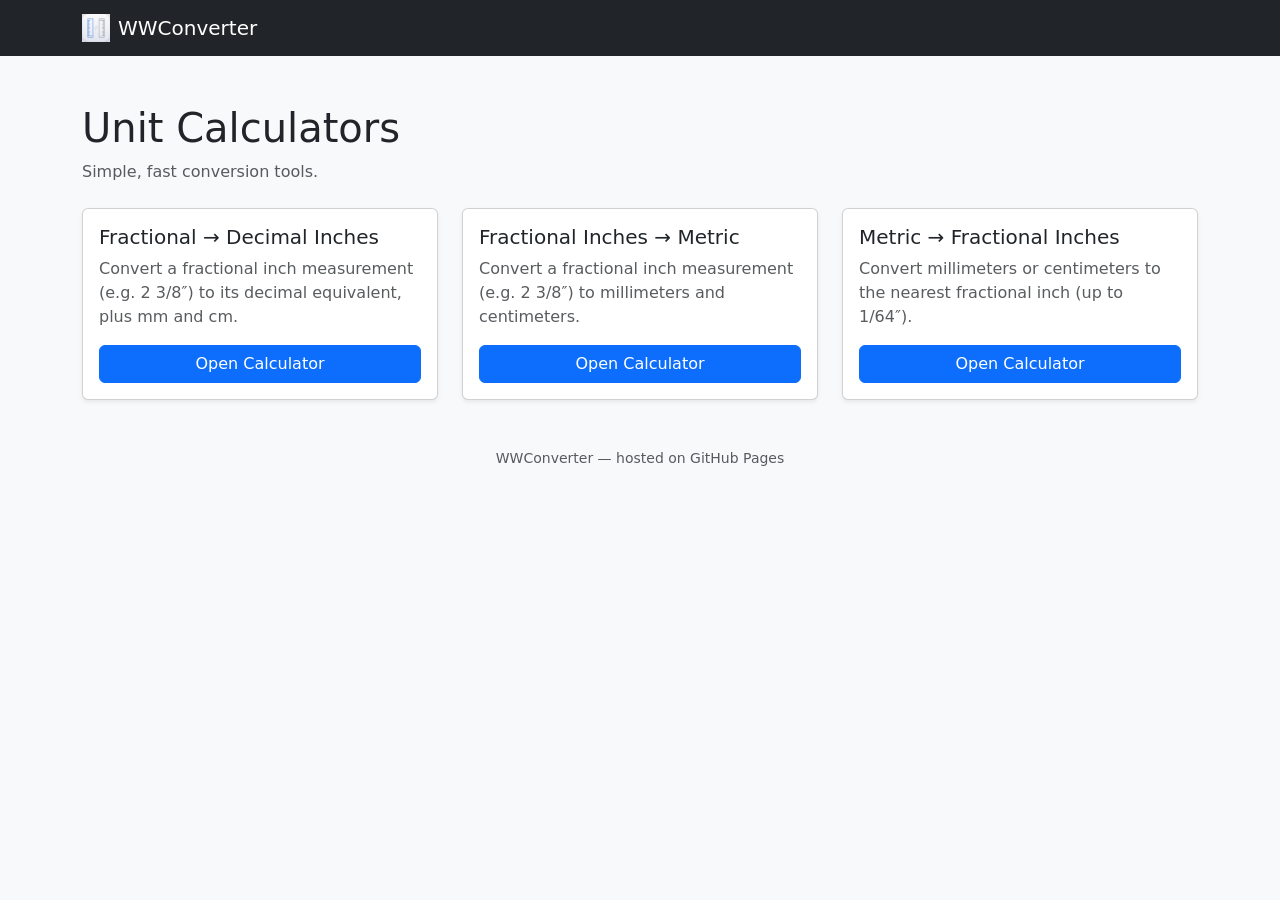
<file: index.html>
<!DOCTYPE html>
<html lang="en">
<head>
  <meta charset="UTF-8">
  <meta name="viewport" content="width=device-width, initial-scale=1.0">
  <title>WWConverter - Unit Calculators</title>
  <link href="https://cdn.jsdelivr.net/npm/bootstrap@5.3.3/dist/css/bootstrap.min.css" rel="stylesheet">
  <link href="css/styles.css" rel="stylesheet">
  <link rel="icon" type="image/png" href="icon.png">
</head>
<body>

  <nav class="navbar navbar-dark bg-dark">
    <div class="container">
      <a class="navbar-brand d-flex align-items-center gap-2" href="index.html">
        <img src="icon.png" alt="" width="28" height="28">
        WWConverter
      </a>
    </div>
  </nav>

  <main class="container mt-5">
    <h1 class="mb-2">Unit Calculators</h1>
    <p class="text-muted mb-4">Simple, fast conversion tools.</p>

    <div class="row g-4">

      <!-- Fractional Inches to Decimal card -->
      <div class="col-sm-6 col-lg-4">
        <div class="card h-100 shadow-sm">
          <div class="card-body d-flex flex-column">
            <h5 class="card-title">Fractional &rarr; Decimal Inches</h5>
            <p class="card-text text-muted flex-grow-1">
              Convert a fractional inch measurement (e.g. 2&nbsp;3/8&Prime;) to its
              decimal equivalent, plus mm and cm.
            </p>
            <a href="inches-to-decimal.html" class="btn btn-primary mt-auto">Open Calculator</a>
          </div>
        </div>
      </div>

      <!-- Fractional Inches to Metric card -->
      <div class="col-sm-6 col-lg-4">
        <div class="card h-100 shadow-sm">
          <div class="card-body d-flex flex-column">
            <h5 class="card-title">Fractional Inches &rarr; Metric</h5>
            <p class="card-text text-muted flex-grow-1">
              Convert a fractional inch measurement (e.g. 2&nbsp;3/8&Prime;) to
              millimeters and centimeters.
            </p>
            <a href="inches-to-metric.html" class="btn btn-primary mt-auto">Open Calculator</a>
          </div>
        </div>
      </div>

      <!-- Metric to Inches card -->
      <div class="col-sm-6 col-lg-4">
        <div class="card h-100 shadow-sm">
          <div class="card-body d-flex flex-column">
            <h5 class="card-title">Metric &rarr; Fractional Inches</h5>
            <p class="card-text text-muted flex-grow-1">
              Convert millimeters or centimeters to the nearest fractional inch
              (up to 1/64&Prime;).
            </p>
            <a href="metric-to-inches.html" class="btn btn-primary mt-auto">Open Calculator</a>
          </div>
        </div>
      </div>

      <!-- Placeholder card — duplicate this block to add a new calculator -->
      <!--
      <div class="col-sm-6 col-lg-4">
        <div class="card h-100 shadow-sm">
          <div class="card-body d-flex flex-column">
            <h5 class="card-title">Your Next Calculator</h5>
            <p class="card-text text-muted flex-grow-1">Description here.</p>
            <a href="your-page.html" class="btn btn-primary mt-auto">Open Calculator</a>
          </div>
        </div>
      </div>
      -->

    </div>
  </main>

  <footer class="text-center text-muted mt-5 mb-3 small">
    WWConverter &mdash; hosted on GitHub Pages
  </footer>

</body>
</html>
</file>
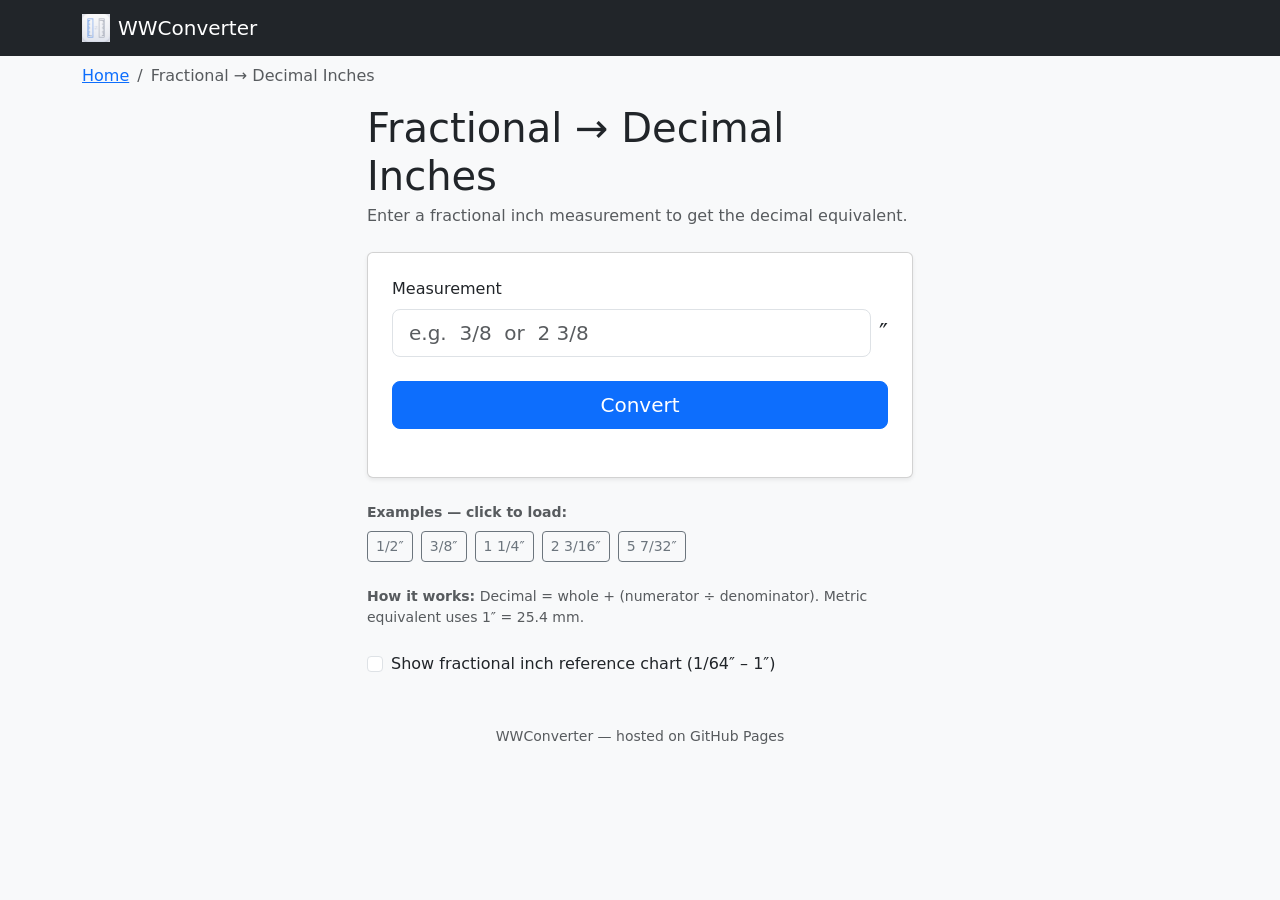
<file: inches-to-decimal.html>
<!DOCTYPE html>
<html lang="en">
<head>
  <meta charset="UTF-8">
  <meta name="viewport" content="width=device-width, initial-scale=1.0">
  <title>Fractional Inches to Decimal | WWConverter</title>
  <link href="https://cdn.jsdelivr.net/npm/bootstrap@5.3.3/dist/css/bootstrap.min.css" rel="stylesheet">
  <link href="css/styles.css" rel="stylesheet">
  <link rel="icon" type="image/png" href="icon.png">
</head>
<body>

  <nav class="navbar navbar-dark bg-dark">
    <div class="container">
      <a class="navbar-brand d-flex align-items-center gap-2" href="index.html">
        <img src="icon.png" alt="" width="28" height="28">
        WWConverter
      </a>
    </div>
  </nav>

  <div class="container mt-2">
    <nav aria-label="breadcrumb">
      <ol class="breadcrumb">
        <li class="breadcrumb-item"><a href="index.html">Home</a></li>
        <li class="breadcrumb-item active" aria-current="page">Fractional &rarr; Decimal Inches</li>
      </ol>
    </nav>
  </div>

  <main class="container mt-3">
    <div class="row justify-content-center">
      <div class="col-md-6">

        <h1 class="mb-1">Fractional &rarr; Decimal Inches</h1>
        <p class="text-muted mb-4">Enter a fractional inch measurement to get the decimal equivalent.</p>

        <div class="card shadow-sm p-4">

          <!-- Input -->
          <label for="measurement" class="form-label">Measurement</label>
          <div class="d-flex align-items-center gap-2 mb-4">
            <input
              type="text"
              id="measurement"
              class="form-control form-control-lg"
              placeholder="e.g.  3/8  or  2 3/8"
              autocomplete="off"
            >
            <span class="fs-4">&Prime;</span>
          </div>

          <!-- Convert button -->
          <button id="convertBtn" class="btn btn-primary btn-lg w-100 mb-4">Convert</button>

          <!-- Result -->
          <div id="resultBox" class="result-box text-center d-none">
            <div class="text-muted small mb-1">Decimal Inches</div>
            <div id="resultDecimal" class="result-main"></div>
            <div id="resultMM" class="text-muted small mt-2"></div>
          </div>

          <div id="errorBox" class="alert alert-warning d-none" role="alert"></div>

        </div>

        <!-- Examples -->
        <div class="mt-4">
          <div class="text-muted small mb-2"><strong>Examples &mdash; click to load:</strong></div>
          <div class="d-flex flex-wrap gap-2">
            <button class="btn btn-sm btn-outline-secondary example-btn" data-value="1/2">1/2&Prime;</button>
            <button class="btn btn-sm btn-outline-secondary example-btn" data-value="3/8">3/8&Prime;</button>
            <button class="btn btn-sm btn-outline-secondary example-btn" data-value="1 1/4">1 1/4&Prime;</button>
            <button class="btn btn-sm btn-outline-secondary example-btn" data-value="2 3/16">2 3/16&Prime;</button>
            <button class="btn btn-sm btn-outline-secondary example-btn" data-value="5 7/32">5 7/32&Prime;</button>
          </div>
        </div>

        <div class="mt-4 text-muted small">
          <strong>How it works:</strong> Decimal = whole + (numerator &divide; denominator).
          Metric equivalent uses 1&Prime; = 25.4&nbsp;mm.
        </div>

        <!-- Chart toggle -->
        <div class="form-check mt-4">
          <input class="form-check-input" type="checkbox" id="showChart">
          <label class="form-check-label" for="showChart">
            Show fractional inch reference chart (1/64&Prime; &ndash; 1&Prime;)
          </label>
        </div>

        <!-- Reference chart -->
        <div id="chartSection" class="d-none mt-3">
          <div class="card shadow-sm p-3">
            <h6 class="mb-3 text-muted">Fractional Inch &rarr; Decimal &rarr; mm</h6>
            <div id="chartColumns">
              <!-- Populated by JavaScript -->
            </div>
            <div class="mt-2 small text-muted">
              <span class="chart-key chart-key-half">&nbsp;&nbsp;</span> half &nbsp;
              <span class="chart-key chart-key-quarter">&nbsp;&nbsp;</span> quarter &nbsp;
              <span class="chart-key chart-key-eighth">&nbsp;&nbsp;</span> eighth &nbsp;
              <span class="chart-key chart-key-sixteenth">&nbsp;&nbsp;</span> 16th
            </div>
          </div>
        </div>

      </div>
    </div>
  </main>

  <footer class="text-center text-muted mt-5 mb-3 small">
    WWConverter &mdash; hosted on GitHub Pages
  </footer>

  <script>
    const measureInput  = document.getElementById('measurement');
    const convertBtn    = document.getElementById('convertBtn');
    const resultBox     = document.getElementById('resultBox');
    const resultDecimal = document.getElementById('resultDecimal');
    const resultMM      = document.getElementById('resultMM');
    const errorBox      = document.getElementById('errorBox');

    measureInput.addEventListener('keydown', e => { if (e.key === 'Enter') convert(); });
    convertBtn.addEventListener('click', convert);

    // Example buttons — set text field and convert
    document.querySelectorAll('.example-btn').forEach(btn => {
      btn.addEventListener('click', () => {
        measureInput.value = btn.dataset.value;
        convert();
      });
    });

    // Parse "3/8", "2 3/8", or "5" into { whole, num, den }
    function parseMeasurement(str) {
      str = str.trim();

      // whole + fraction: "2 3/8"
      let m = str.match(/^(\d+)\s+(\d+)\s*\/\s*(\d+)$/);
      if (m) return { whole: parseInt(m[1]), num: parseInt(m[2]), den: parseInt(m[3]) };

      // fraction only: "3/8"
      m = str.match(/^(\d+)\s*\/\s*(\d+)$/);
      if (m) return { whole: 0, num: parseInt(m[1]), den: parseInt(m[2]) };

      // whole number only: "5"
      m = str.match(/^(\d+)$/);
      if (m) return { whole: parseInt(m[1]), num: 0, den: 1 };

      return null;
    }

    function convert() {
      errorBox.classList.add('d-none');
      resultBox.classList.add('d-none');

      const parsed = parseMeasurement(measureInput.value);
      if (!parsed) {
        showError('Enter a measurement like  3/8,  2 3/8,  or  5.');
        return;
      }

      const { whole, num, den } = parsed;

      if (den === 0) {
        showError('Denominator cannot be zero.');
        return;
      }
      if (num >= den && num !== 0) {
        showError('Numerator must be less than the denominator (e.g. 3/8, not 9/8). Add to the whole number instead.');
        return;
      }
      if (whole === 0 && num === 0) {
        showError('Please enter a measurement greater than zero.');
        return;
      }

      const decimal = whole + (num / den);
      const mm = decimal * 25.4;

      resultDecimal.textContent = `${decimal.toFixed(6).replace(/\.?0+$/, '')}\u2033`;
      resultMM.textContent = `${mm.toFixed(4).replace(/\.?0+$/, '')} mm  \u2022  ${(mm / 10).toFixed(4).replace(/\.?0+$/, '')} cm`;
      resultBox.classList.remove('d-none');
    }

    function showError(msg) {
      errorBox.textContent = msg;
      errorBox.classList.remove('d-none');
    }

    function gcd(a, b) { return b === 0 ? a : gcd(b, a % b); }

    // ── Reference chart ──────────────────────────────────────────
    const chartCheckbox = document.getElementById('showChart');
    const chartSection  = document.getElementById('chartSection');

    chartCheckbox.addEventListener('change', () => {
      if (chartCheckbox.checked) {
        buildChart();
        chartSection.classList.remove('d-none');
      } else {
        chartSection.classList.add('d-none');
      }
    });

    function rowClass(den) {
      if (den === 1 || den === 2) return 'chart-row-half';
      if (den === 4)              return 'chart-row-quarter';
      if (den === 8)              return 'chart-row-eighth';
      if (den === 16)             return 'chart-row-sixteenth';
      return '';                  // 32nds and 64ths — no highlight
    }

    function buildChart() {
      const container = document.getElementById('chartColumns');
      if (container.children.length > 0) return; // already built

      // Generate 16ths and coarser (1/16 through 1"), skipping 32nds and 64ths
      const rows = [];
      for (let i = 1; i <= 64; i++) {
        const divisor = gcd(i, 64);
        const sNum    = i / divisor;
        const sDen    = 64 / divisor;

        if (sDen === 32 || sDen === 64) continue;

        const decimal = i / 64;
        const mm      = decimal * 25.4;

        const fracStr  = sDen === 1 ? '1' : `${sNum}/${sDen}`;
        const decStr   = decimal.toFixed(6).replace(/0+$/, '');
        const mmStr    = mm.toFixed(4).replace(/0+$/, '');
        const cssClass = rowClass(sDen);

        rows.push({ fracStr, decStr, mmStr, cssClass });
      }

      const table = document.createElement('table');
      table.className = 'table table-sm table-bordered mb-0';
      table.innerHTML = `
        <thead class="table-dark">
          <tr>
            <th>Fraction</th>
            <th>Decimal&Prime;</th>
            <th>mm</th>
          </tr>
        </thead>`;
      const tbody = document.createElement('tbody');
      rows.forEach(r => {
        const tr = document.createElement('tr');
        if (r.cssClass) tr.className = r.cssClass;
        tr.innerHTML = `<td>${r.fracStr}&Prime;</td><td>${r.decStr}</td><td>${r.mmStr}</td>`;
        tbody.appendChild(tr);
      });
      table.appendChild(tbody);
      container.appendChild(table);
    }
  </script>

</body>
</html>
</file>
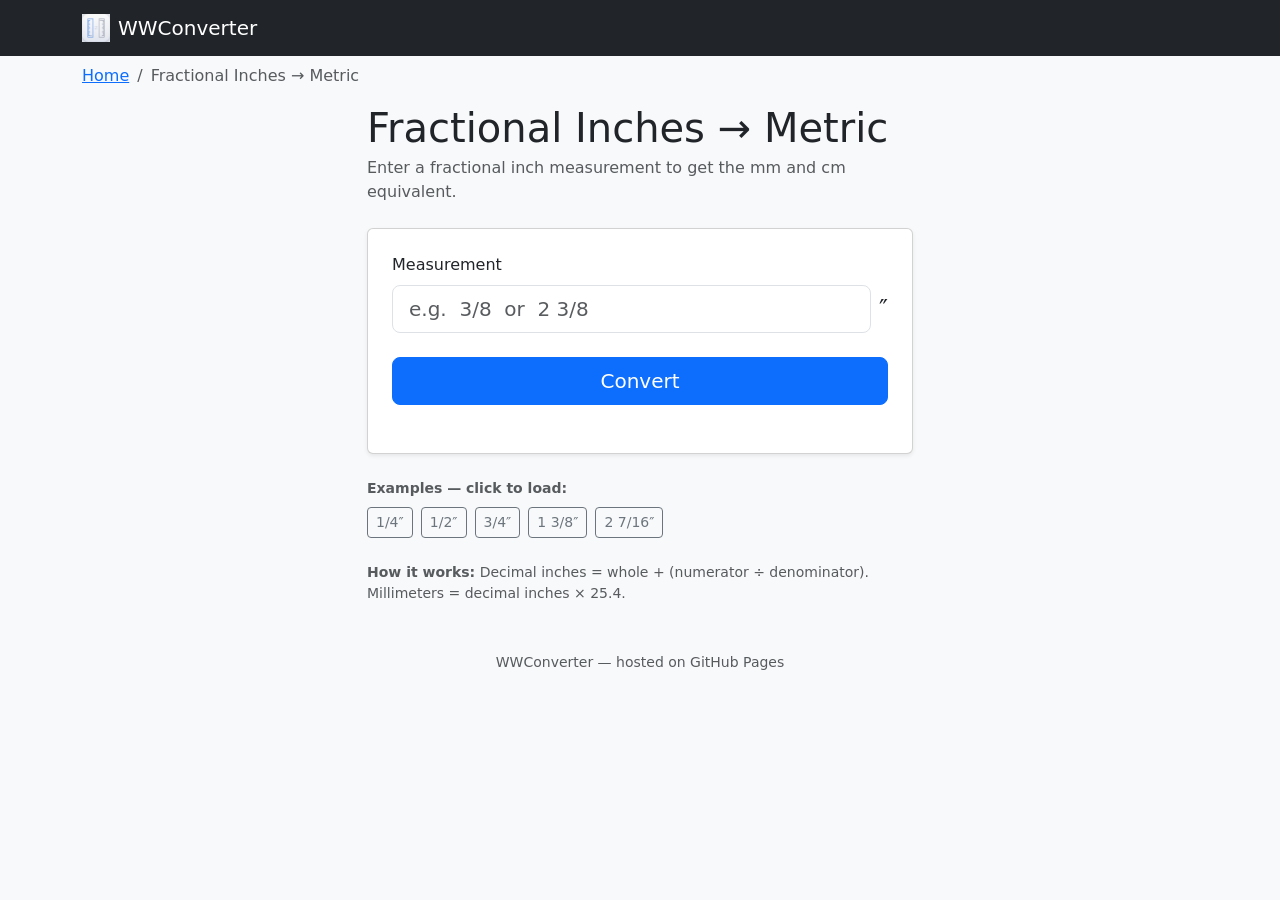
<file: inches-to-metric.html>
<!DOCTYPE html>
<html lang="en">
<head>
  <meta charset="UTF-8">
  <meta name="viewport" content="width=device-width, initial-scale=1.0">
  <title>Fractional Inches to Metric | WWConverter</title>
  <link href="https://cdn.jsdelivr.net/npm/bootstrap@5.3.3/dist/css/bootstrap.min.css" rel="stylesheet">
  <link href="css/styles.css" rel="stylesheet">
  <link rel="icon" type="image/png" href="icon.png">
</head>
<body>

  <nav class="navbar navbar-dark bg-dark">
    <div class="container">
      <a class="navbar-brand d-flex align-items-center gap-2" href="index.html">
        <img src="icon.png" alt="" width="28" height="28">
        WWConverter
      </a>
    </div>
  </nav>

  <div class="container mt-2">
    <nav aria-label="breadcrumb">
      <ol class="breadcrumb">
        <li class="breadcrumb-item"><a href="index.html">Home</a></li>
        <li class="breadcrumb-item active" aria-current="page">Fractional Inches &rarr; Metric</li>
      </ol>
    </nav>
  </div>

  <main class="container mt-3">
    <div class="row justify-content-center">
      <div class="col-md-6">

        <h1 class="mb-1">Fractional Inches &rarr; Metric</h1>
        <p class="text-muted mb-4">Enter a fractional inch measurement to get the mm and cm equivalent.</p>

        <div class="card shadow-sm p-4">

          <!-- Input -->
          <label for="measurement" class="form-label">Measurement</label>
          <div class="d-flex align-items-center gap-2 mb-4">
            <input
              type="text"
              id="measurement"
              class="form-control form-control-lg"
              placeholder="e.g.  3/8  or  2 3/8"
              autocomplete="off"
            >
            <span class="fs-4">&Prime;</span>
          </div>

          <!-- Convert button -->
          <button id="convertBtn" class="btn btn-primary btn-lg w-100 mb-4">Convert</button>

          <!-- Result -->
          <div id="resultBox" class="result-box text-center d-none">
            <div class="row g-3">
              <div class="col-6 border-end">
                <div class="text-muted small mb-1">Millimeters</div>
                <div id="resultMM" class="result-main"></div>
              </div>
              <div class="col-6">
                <div class="text-muted small mb-1">Centimeters</div>
                <div id="resultCM" class="result-main"></div>
              </div>
            </div>
            <div id="resultFraction" class="text-muted small mt-2"></div>
          </div>

          <div id="errorBox" class="alert alert-warning d-none" role="alert"></div>

        </div>

        <!-- Examples -->
        <div class="mt-4">
          <div class="text-muted small mb-2"><strong>Examples &mdash; click to load:</strong></div>
          <div class="d-flex flex-wrap gap-2">
            <button class="btn btn-sm btn-outline-secondary example-btn" data-value="1/4">1/4&Prime;</button>
            <button class="btn btn-sm btn-outline-secondary example-btn" data-value="1/2">1/2&Prime;</button>
            <button class="btn btn-sm btn-outline-secondary example-btn" data-value="3/4">3/4&Prime;</button>
            <button class="btn btn-sm btn-outline-secondary example-btn" data-value="1 3/8">1 3/8&Prime;</button>
            <button class="btn btn-sm btn-outline-secondary example-btn" data-value="2 7/16">2 7/16&Prime;</button>
          </div>
        </div>

        <div class="mt-4 text-muted small">
          <strong>How it works:</strong> Decimal inches = whole + (numerator &divide; denominator).
          Millimeters = decimal inches &times; 25.4.
        </div>

      </div>
    </div>
  </main>

  <footer class="text-center text-muted mt-5 mb-3 small">
    WWConverter &mdash; hosted on GitHub Pages
  </footer>

  <script>
    const measureInput = document.getElementById('measurement');
    const convertBtn   = document.getElementById('convertBtn');
    const resultBox    = document.getElementById('resultBox');
    const resultMM     = document.getElementById('resultMM');
    const resultCM     = document.getElementById('resultCM');
    const resultFraction = document.getElementById('resultFraction');
    const errorBox     = document.getElementById('errorBox');

    measureInput.addEventListener('keydown', e => { if (e.key === 'Enter') convert(); });
    convertBtn.addEventListener('click', convert);

    document.querySelectorAll('.example-btn').forEach(btn => {
      btn.addEventListener('click', () => {
        measureInput.value = btn.dataset.value;
        convert();
      });
    });

    // Parse "3/8", "2 3/8", or "5" into { whole, num, den }
    function parseMeasurement(str) {
      str = str.trim();

      // whole + fraction: "2 3/8"
      let m = str.match(/^(\d+)\s+(\d+)\s*\/\s*(\d+)$/);
      if (m) return { whole: parseInt(m[1]), num: parseInt(m[2]), den: parseInt(m[3]) };

      // fraction only: "3/8"
      m = str.match(/^(\d+)\s*\/\s*(\d+)$/);
      if (m) return { whole: 0, num: parseInt(m[1]), den: parseInt(m[2]) };

      // whole number only: "5"
      m = str.match(/^(\d+)$/);
      if (m) return { whole: parseInt(m[1]), num: 0, den: 1 };

      return null;
    }

    function convert() {
      errorBox.classList.add('d-none');
      resultBox.classList.add('d-none');

      const parsed = parseMeasurement(measureInput.value);
      if (!parsed) {
        showError('Enter a measurement like  3/8,  2 3/8,  or  5.');
        return;
      }

      const { whole, num, den } = parsed;

      if (den === 0) {
        showError('Denominator cannot be zero.');
        return;
      }
      if (num >= den && num !== 0) {
        showError('Numerator must be less than the denominator (e.g. 3/8, not 9/8). Add to the whole number instead.');
        return;
      }
      if (whole === 0 && num === 0) {
        showError('Please enter a measurement greater than zero.');
        return;
      }

      const decimalInches = whole + (num / den);
      const mm = decimalInches * 25.4;
      const cm = mm / 10;

      resultMM.textContent = `${mm.toFixed(4).replace(/\.?0+$/, '')} mm`;
      resultCM.textContent = `${cm.toFixed(4).replace(/\.?0+$/, '')} cm`;

      // Show the input back as a formatted fraction for confirmation
      let fracLabel = '';
      if (num === 0)       fracLabel = `${whole}\u2033`;
      else if (whole === 0) fracLabel = `${num}/${den}\u2033`;
      else                  fracLabel = `${whole} ${num}/${den}\u2033`;
      resultFraction.textContent = `= ${decimalInches.toFixed(6).replace(/\.?0+$/, '')}\u2033 decimal`;

      resultBox.classList.remove('d-none');
    }

    function showError(msg) {
      errorBox.textContent = msg;
      errorBox.classList.remove('d-none');
    }
  </script>

</body>
</html>
</file>
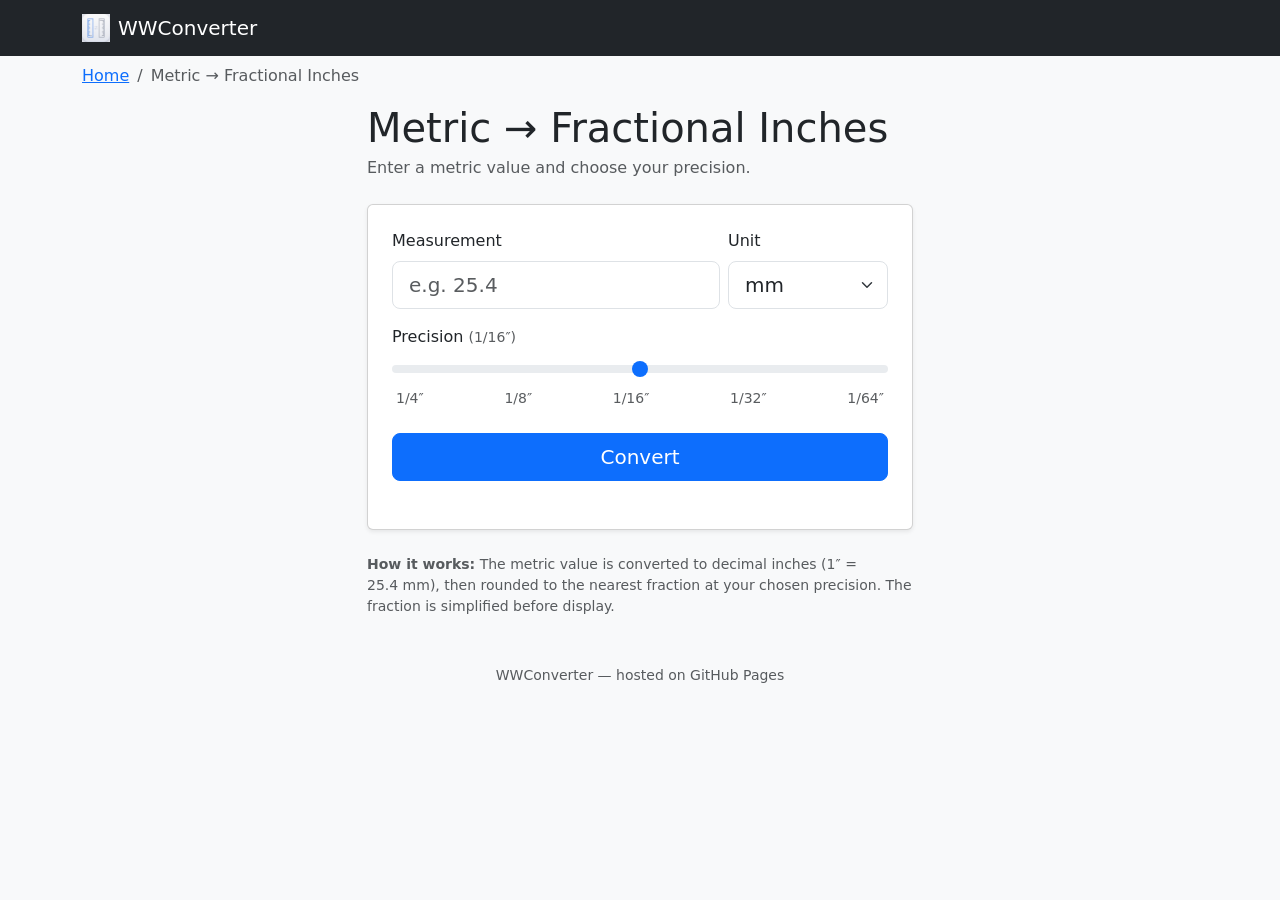
<file: metric-to-inches.html>
<!DOCTYPE html>
<html lang="en">
<head>
  <meta charset="UTF-8">
  <meta name="viewport" content="width=device-width, initial-scale=1.0">
  <title>Metric to Fractional Inches | WWConverter</title>
  <link href="https://cdn.jsdelivr.net/npm/bootstrap@5.3.3/dist/css/bootstrap.min.css" rel="stylesheet">
  <link href="css/styles.css" rel="stylesheet">
  <link rel="icon" type="image/png" href="icon.png">
</head>
<body>

  <nav class="navbar navbar-dark bg-dark">
    <div class="container">
      <a class="navbar-brand d-flex align-items-center gap-2" href="index.html">
        <img src="icon.png" alt="" width="28" height="28">
        WWConverter
      </a>
    </div>
  </nav>

  <div class="container mt-2">
    <nav aria-label="breadcrumb">
      <ol class="breadcrumb">
        <li class="breadcrumb-item"><a href="index.html">Home</a></li>
        <li class="breadcrumb-item active" aria-current="page">Metric &rarr; Fractional Inches</li>
      </ol>
    </nav>
  </div>

  <main class="container mt-3">
    <div class="row justify-content-center">
      <div class="col-md-6">

        <h1 class="mb-1">Metric &rarr; Fractional Inches</h1>
        <p class="text-muted mb-4">Enter a metric value and choose your precision.</p>

        <div class="card shadow-sm p-4">

          <!-- Input row -->
          <div class="row g-2 mb-3">
            <div class="col-8">
              <label for="metricValue" class="form-label">Measurement</label>
              <input
                type="number"
                id="metricValue"
                class="form-control form-control-lg"
                placeholder="e.g. 25.4"
                min="0"
                step="any"
              >
            </div>
            <div class="col-4">
              <label for="metricUnit" class="form-label">Unit</label>
              <select id="metricUnit" class="form-select form-select-lg">
                <option value="mm">mm</option>
                <option value="cm">cm</option>
              </select>
            </div>
          </div>

          <!-- Precision -->
          <div class="mb-4">
            <label for="precision" class="form-label">
              Precision
              <span id="precisionLabel" class="text-muted small">(1/16&Prime;)</span>
            </label>
            <input
              type="range"
              id="precision"
              class="form-range"
              min="0" max="4" step="1"
              value="2"
            >
            <div class="d-flex justify-content-between text-muted small px-1">
              <span>1/4&Prime;</span>
              <span>1/8&Prime;</span>
              <span>1/16&Prime;</span>
              <span>1/32&Prime;</span>
              <span>1/64&Prime;</span>
            </div>
          </div>

          <!-- Convert button -->
          <button id="convertBtn" class="btn btn-primary btn-lg w-100 mb-4">Convert</button>

          <!-- Result -->
          <div id="resultBox" class="result-box text-center d-none">
            <div class="text-muted small mb-1">Result</div>
            <div id="resultFraction" class="result-main"></div>
            <div id="resultDecimal" class="text-muted small mt-1"></div>
          </div>

          <div id="errorBox" class="alert alert-warning d-none" role="alert">
            Please enter a valid positive number.
          </div>

        </div>

        <!-- How it works -->
        <div class="mt-4 text-muted small">
          <strong>How it works:</strong> The metric value is converted to decimal inches
          (1&Prime; = 25.4&nbsp;mm), then rounded to the nearest fraction at your chosen precision.
          The fraction is simplified before display.
        </div>

      </div>
    </div>
  </main>

  <footer class="text-center text-muted mt-5 mb-3 small">
    WWConverter &mdash; hosted on GitHub Pages
  </footer>

  <script>
    // --- Precision options: [denominator, label] ---
    const PRECISIONS = [
      [4,  '1/4\u2033'],
      [8,  '1/8\u2033'],
      [16, '1/16\u2033'],
      [32, '1/32\u2033'],
      [64, '1/64\u2033'],
    ];

    const precisionSlider  = document.getElementById('precision');
    const precisionLabel   = document.getElementById('precisionLabel');
    const convertBtn       = document.getElementById('convertBtn');
    const metricValue      = document.getElementById('metricValue');
    const metricUnit       = document.getElementById('metricUnit');
    const resultBox        = document.getElementById('resultBox');
    const resultFraction   = document.getElementById('resultFraction');
    const resultDecimal    = document.getElementById('resultDecimal');
    const errorBox         = document.getElementById('errorBox');

    // Update label when slider moves
    precisionSlider.addEventListener('input', () => {
      const [, label] = PRECISIONS[precisionSlider.value];
      precisionLabel.textContent = `(${label})`;
    });

    // Allow Enter key to trigger conversion
    metricValue.addEventListener('keydown', e => {
      if (e.key === 'Enter') convert();
    });

    convertBtn.addEventListener('click', convert);

    function gcd(a, b) {
      return b === 0 ? a : gcd(b, a % b);
    }

    function toFractionalInches(mm, denominator) {
      const decimalInches = mm / 25.4;
      const whole = Math.floor(decimalInches);
      const fraction = decimalInches - whole;

      let numerator = Math.round(fraction * denominator);

      // Handle rounding up to the next whole inch
      if (numerator === denominator) {
        return { whole: whole + 1, numerator: 0, denominator, decimalInches };
      }

      // Simplify fraction
      if (numerator > 0) {
        const divisor = gcd(numerator, denominator);
        numerator = numerator / divisor;
        denominator = denominator / divisor;
      }

      return { whole, numerator, denominator, decimalInches };
    }

    function formatResult({ whole, numerator, denominator, decimalInches }) {
      let fractionStr = '';
      if (numerator === 0) {
        fractionStr = whole === 0 ? '0&Prime;' : `${whole}&Prime;`;
      } else if (whole === 0) {
        fractionStr = `<sup>${numerator}</sup>&frasl;<sub>${denominator}</sub>&Prime;`;
      } else {
        fractionStr = `${whole} <sup>${numerator}</sup>&frasl;<sub>${denominator}</sub>&Prime;`;
      }
      return { fractionStr, decimalStr: `${decimalInches.toFixed(4)}&Prime; decimal` };
    }

    function convert() {
      const raw = parseFloat(metricValue.value);
      errorBox.classList.add('d-none');
      resultBox.classList.add('d-none');

      if (isNaN(raw) || raw < 0) {
        errorBox.classList.remove('d-none');
        return;
      }

      const mm = metricUnit.value === 'cm' ? raw * 10 : raw;
      const [denominator] = PRECISIONS[precisionSlider.value];
      const parts = toFractionalInches(mm, denominator);
      const { fractionStr, decimalStr } = formatResult(parts);

      resultFraction.innerHTML = fractionStr;
      resultDecimal.innerHTML  = decimalStr;
      resultBox.classList.remove('d-none');
    }
  </script>

</body>
</html>
</file>
<file: css/styles.css>
/* ── WWConverter custom styles ── */

/* ── Reference chart row highlights ── */
/* Bootstrap 5 tables use --bs-table-bg on cells; set the variable on the row so it inherits */
.chart-row-half     { --bs-table-bg: #cfe2ff; font-weight: 600; }
.chart-row-quarter  { --bs-table-bg: #d1e7dd; font-weight: 600; }
.chart-row-eighth   { --bs-table-bg: #fff3cd; }
.chart-row-sixteenth{ --bs-table-bg: #f8f9fa; }

/* Legend swatches */
.chart-key {
  display: inline-block;
  width: 14px; height: 14px;
  border-radius: 2px;
  vertical-align: middle;
}
.chart-key-half      { background-color: #cfe2ff; border: 1px solid #9ec5fe; }
.chart-key-quarter   { background-color: #d1e7dd; border: 1px solid #a3cfbb; }
.chart-key-eighth    { background-color: #fff3cd; border: 1px solid #ffe69c; }
.chart-key-sixteenth { background-color: #f8f9fa; border: 1px solid #dee2e6; }

body {
  background-color: #f8f9fa;
}

/* Result display box */
.result-box {
  background-color: #e9f5ff;
  border: 1px solid #b6d9f5;
  border-radius: 0.5rem;
  padding: 1.25rem;
}

.result-main {
  font-size: 2.5rem;
  font-weight: 600;
  color: #0d6efd;
  line-height: 1.2;
}

.result-main sup,
.result-main sub {
  font-size: 1rem;
}
</file>
